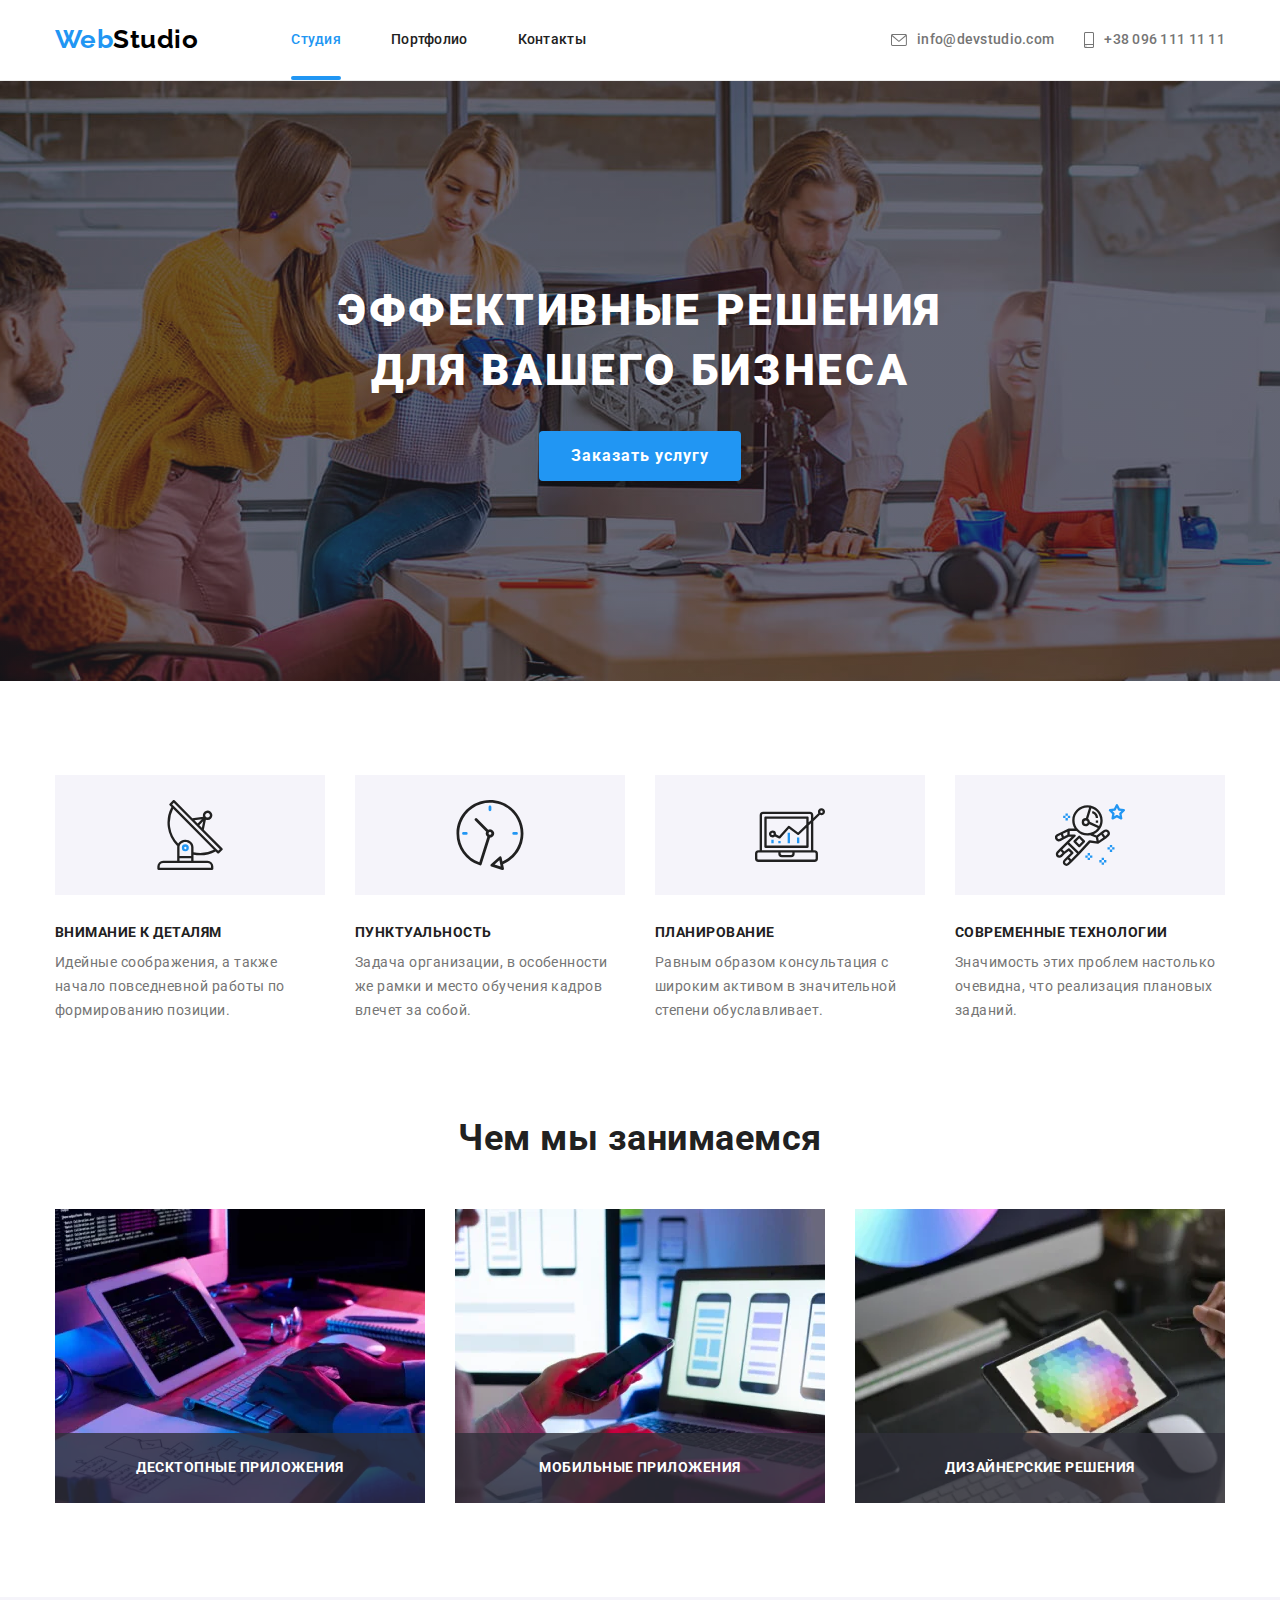
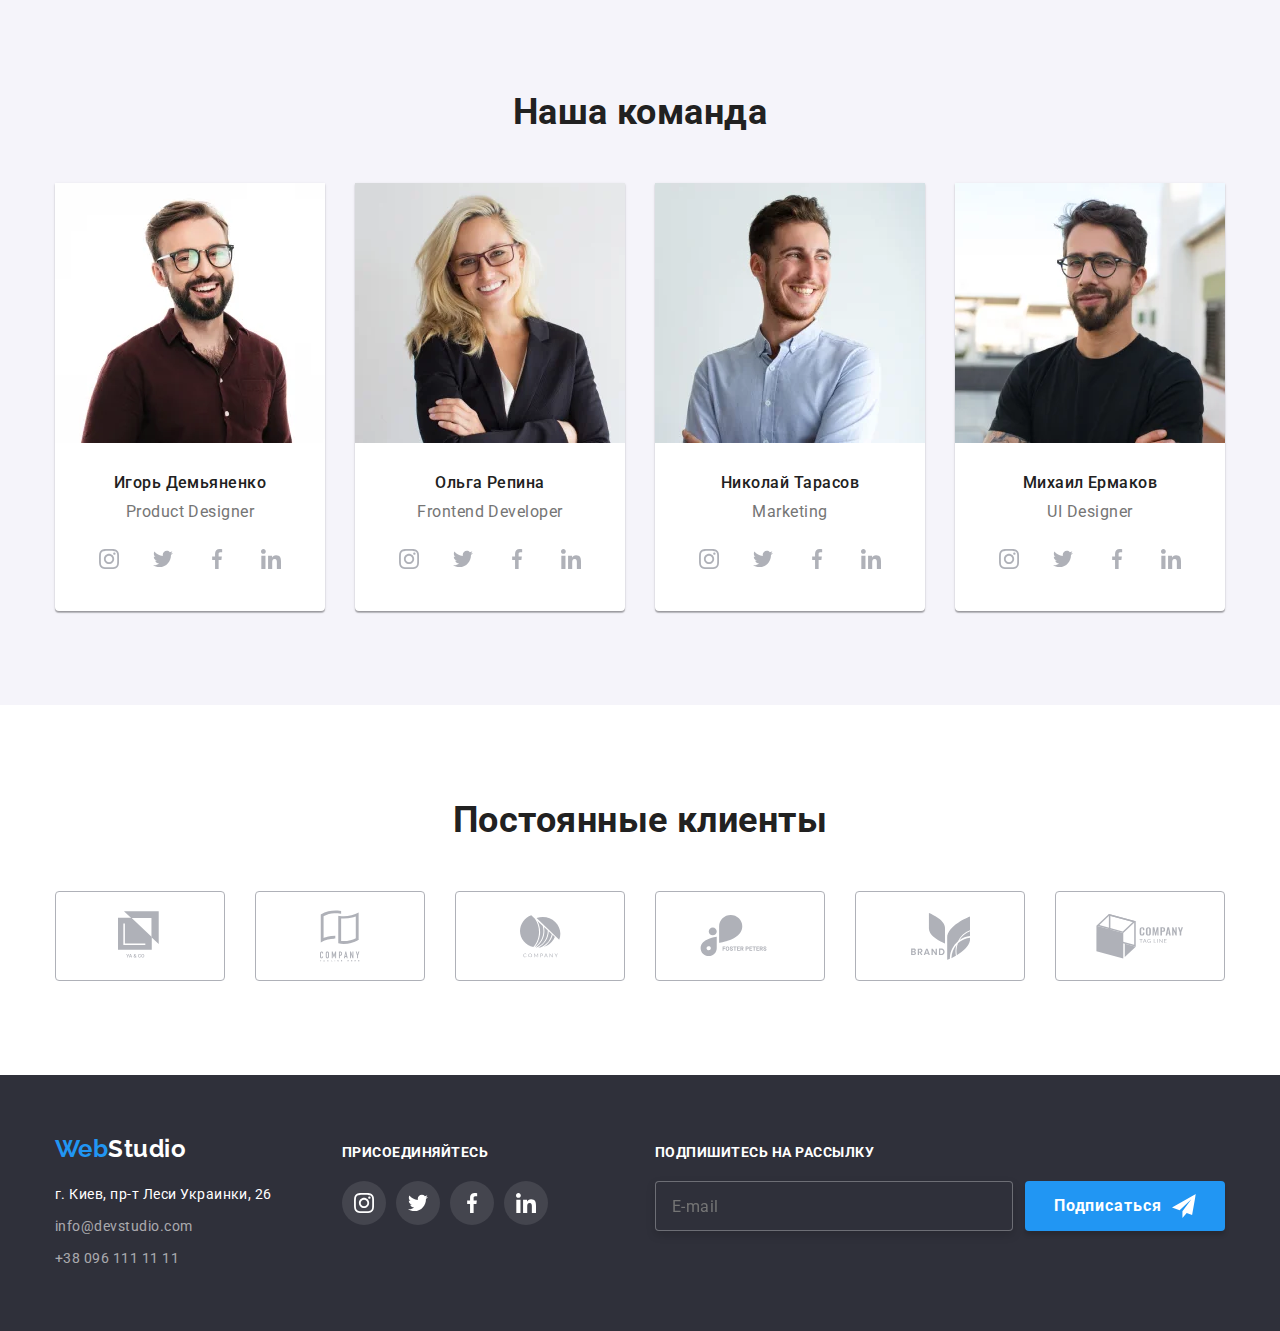
<file: index.html>
<!DOCTYPE html>
<html lang="ru">
  <head>
    <meta charset="UTF-8" />
    <meta name="viewport" content="width=device-width, initial-scale=1.0" />
    <title>MyWork</title>
    <link
      href="https://fonts.googleapis.com/css2?family=Raleway&family=Roboto:wght@400;500;700&display=swap"
      rel="stylesheet"
    />
    <link
      rel="stylesheet"
      href="https://cdnjs.cloudflare.com/ajax/libs/modern-normalize/1.0.0/modern-normalize.min.css"
    />
    <link rel="stylesheet" href="./css/main.min.css" />
  </head>
  <body>
    <!--header-->
    <header>
      <div class="container main-navigation">
        <a href="/" class="logo">
          Web<span class="logo-studio">Studio</span>
        </a>
        <button
          type="button"
          class="menu-button"
          aria-expanded="false"
          data-menu-button
        >
          <svg
            class=""
            width="40"
            height="40"
            aria-controls="menu-container"
            aria-label="Переключатель мобильного меню"
          >
            <use
              class="icon-close-header"
              href="./images/symbol-defs.svg#icon-close-header"
            ></use>
            <use
              class="icon-menu"
              href="./images/symbol-defs.svg#icon-menu"
            ></use>
          </svg>
        </button>
        <div class="menu-container" id="menu-container" data-menu>
          <div class="navigation">
            <ul class="header-nav">
              <li class="item">
                <a href="" class="link current">Студия</a>
              </li>
              <li class="item">
                <a href="./portfolio.html" class="link">Портфолио</a>
              </li>
              <li class="item">
                <a href="" class="link">Контакты</a>
              </li>
            </ul>
          </div>

          <div class="contacts">
            <ul class="header-adress">
              <li class="item">
                <a href="mailto:info@devstudio.com">
                  <svg class="mail-svg" width="16" height="12">
                    <use href="./images/symbol-defs.svg#icon-mail"></use>
                  </svg>
                  info@devstudio.com</a
                >
              </li>
              <li class="item">
                <a href="tel:+380961111111">
                  <svg class="tel-svg" width="10" height="16">
                    <use href="./images/symbol-defs.svg#icon-smartphone"></use>
                  </svg>
                  +38 096 111 11 11
                </a>
              </li>
            </ul>
          </div>
        </div>
      </div>
    </header>

    <main>
      <!--block-hero-->
      <section class="section hero">
        <div class="overlay">
          <h1 class="hero-title">
            ЭФФЕКТИВНЫЕ РЕШЕНИЯ <br />
            ДЛЯ ВАШЕГО БИЗНЕСА
          </h1>
          <button class="button" data-modal-open>Заказать услугу</button>
        </div>
      </section>

      <!--our-advantages-->
      <section class="section">
        <div class="container">
          <h2 class="is-hidden">Наши преимущества</h2>
          <ul class="advantages-title">
            <li class="item">
              <h3 class="title">ВНИМАНИЕ К ДЕТАЛЯМ</h3>
              <p class="lead">
                Идейные соображения, а также начало повседневной работы по
                формированию позиции.
              </p>
            </li>
            <li class="item clock-item">
              <h3 class="title">ПУНКТУАЛЬНОСТЬ</h3>
              <p class="lead">
                Задача организации, в особенности же рамки и место обучения
                кадров влечет за собой.
              </p>
            </li>
            <li class="item diagram-item">
              <h3 class="title">ПЛАНИРОВАНИЕ</h3>
              <p class="lead">
                Равным образом консультация с широким активом в значительной
                степени обуславливает.
              </p>
            </li>
            <li class="item astronaut-item">
              <h3 class="title">СОВРЕМЕННЫЕ ТЕХНОЛОГИИ</h3>
              <p class="lead">
                Значимость этих проблем настолько очевидна, что реализация
                плановых заданий.
              </p>
            </li>
          </ul>
        </div>
      </section>

      <!--what-are-we-doing-->
      <section class="section classes">
        <div class="container">
          <h2 class="section-title">Чем мы занимаемся</h2>
          <ul class="list-img">
            <li class="item">
              <picture>
                <source
                  srcset="
                    ./images/Desktop/ourcl1.webp    1x,
                    ./images/Desktop/ourcl1@2x.webp 2x
                  "
                  type="image/webp"
                />
                <img
                  srcset="
                    ./images/Desktop/ourcl1.jpg    1x,
                    ./images/Desktop/ourcl1@2x.jpg 2x
                  "
                  src="./images/Desktop/ourcl1.jpg"
                  alt="Руки человека набирают код на клавиатуре"
                  width="370"
                />
              </picture>

              <div class="container-img">
                <h3 class="title img">Десктопные приложения</h3>
              </div>
            </li>
            <li class="item">
              <picture>
                <source
                  srcset="
                    ./images/Desktop/ourcl2.webp    1x,
                    ./images/Desktop/ourcl2@2x.webp 2x
                  "
                  type="image/webp"
                />
                <img
                  srcset="
                    ./images/Desktop/ourcl2.jpg    1x,
                    ./images/Desktop/ourcl2@2x.jpg 2x
                  "
                  src="./images/Desktop/ourcl2.jpg"
                  alt="Человек за ноутбуком держит в руках телефон"
                  width="370"
                />
              </picture>

              <div class="container-img">
                <h3 class="title img">Мобильные приложения</h3>
              </div>
            </li>
            <li class="item">
              <picture>
                <source
                  srcset="
                    ./images/Desktop/ourcl3.webp    1x,
                    ./images/Desktop/ourcl3@2x.webp 2x
                  "
                  type="image/webp"
                />
                <img
                  srcset="
                    ./images/Desktop/ourcl3.jpg    1x,
                    ./images/Desktop/ourcl3@2x.jpg 2x
                  "
                  src="./images/Desktop/ourcl3.jpg"
                  alt="Человек выбирает цвет на планшете"
                  width="370"
                />
              </picture>

              <div class="container-img">
                <h3 class="title img">Дизайнерские решения</h3>
              </div>
            </li>
          </ul>
        </div>
      </section>

      <!--our-team-->
      <section class="section our-team">
        <div class="container team">
          <h2 class="section-title">Наша команда</h2>
          <ul class="our-team">
            <li class="item">
              <picture>
                <source
                  srcset="
                    ./images/Desktop/team1.webp    1x,
                    ./images/Desktop/team1@2x.webp 2x
                  "
                  media="(min-width: 1200px)"
                  type="image/webp"
                />
                <source
                  srcset="
                    ./images/tablet/tablet-team1.webp    1x,
                    ./images/tablet/tablet-team1@2x.webp 2x
                  "
                  media="(min-width: 768px)"
                  type="image/webp"
                />
                <source
                  srcset="
                    ./images/mobile/mobile-team1.webp    1x,
                    ./images/mobile/mobile-team1@2x.webp 2x
                  "
                  media="(max-width: 767px)"
                  type="image/webp"
                />

                <source
                  srcset="
                    ./images/Desktop/team1.jpg    1x,
                    ./images/Desktop/team1@2x.jpg 2x
                  "
                  media="(min-width: 1200px)"
                />
                <source
                  srcset="
                    ./images/tablet/tablet-team1.jpg    1x,
                    ./images/tablet/tablet-team1@2x.jpg 2x
                  "
                  media="(min-width: 768px)"
                />
                <source
                  srcset="
                    ./images/mobile/mobile-team1.jpg    1x,
                    ./images/mobile/mobile-team1@2x.jpg 2x
                  "
                  media="(max-width: 767px)"
                />

                <img
                  src="./images/Desktop/team1.jpg"
                  alt="Мужчина в очках и
                с бородой улыбается"
                  width="450"
                />
              </picture>

              <h3 class="name">Игорь Демьяненко</h3>
              <p class="specialty">Product Designer</p>
              <ul class="social-list">
                <li class="social-item">
                  <a href="" class="social-link">
                    <svg class="link-icon" width="20" height="20">
                      <use href="./images/symbol-defs.svg#icon-instagram"></use>
                    </svg>
                  </a>
                </li>
                <li class="social-item">
                  <a href="" class="social-link">
                    <svg class="link-icon" width="20" height="20">
                      <use href="./images/symbol-defs.svg#icon-twitter"></use>
                    </svg>
                  </a>
                </li>
                <li class="social-item">
                  <a href="" class="social-link">
                    <svg class="link-icon" width="20" height="20">
                      <use href="./images/symbol-defs.svg#icon-facebook"></use>
                    </svg>
                  </a>
                </li>
                <li class="social-item">
                  <a href="" class="social-link">
                    <svg class="link-icon" width="20" height="20">
                      <use href="./images/symbol-defs.svg#icon-linter"></use>
                    </svg>
                  </a>
                </li>
              </ul>
            </li>
            <li class="item">
              <picture>
                <source
                  srcset="
                    ./images/Desktop/team2.webp    1x,
                    ./images/Desktop/team2@2x.webp 2x
                  "
                  media="(min-width: 1200px)"
                  type="image/webp"
                />
                <source
                  srcset="
                    ./images/tablet/tablet-team2.webp    1x,
                    ./images/tablet/tablet-team2@2x.webp 2x
                  "
                  media="(min-width: 768px)"
                  type="image/webp"
                />
                <source
                  srcset="
                    ./images/mobile/mobile-team2.webp    1x,
                    ./images/mobile/mobile-team2@2x.webp 2x
                  "
                  media="(max-width: 767px)"
                  type="image/webp"
                />

                <source
                  srcset="
                    ./images/Desktop/team2.jpg    1x,
                    ./images/Desktop/team2@2x.jpg 2x
                  "
                  media="(min-width: 1200px)"
                />
                <source
                  srcset="
                    ./images/tablet/tablet-team2.jpg    1x,
                    ./images/tablet/tablet-team2@2x.jpg 2x
                  "
                  media="(min-width: 768px)"
                />
                <source
                  srcset="
                    ./images/mobile/mobile-team2.jpg    1x,
                    ./images/mobile/mobile-team2@2x.jpg 2x
                  "
                  media="(max-width: 767px)"
                />
                <img
                  src="./images/Desktop/team2.jpg"
                  alt="Женщина в очках улыбается"
                  width="450"
                />
              </picture>

              <h3 class="name">Ольга Репина</h3>
              <p class="specialty">Frontend Developer</p>
              <ul class="social-list">
                <li class="social-item">
                  <a href="" class="social-link">
                    <svg class="link-icon" width="20" height="20">
                      <use href="./images/symbol-defs.svg#icon-instagram"></use>
                    </svg>
                  </a>
                </li>
                <li class="social-item">
                  <a href="" class="social-link">
                    <svg class="link-icon" width="20" height="20">
                      <use href="./images/symbol-defs.svg#icon-twitter"></use>
                    </svg>
                  </a>
                </li>
                <li class="social-item">
                  <a href="" class="social-link">
                    <svg class="link-icon" width="20" height="20">
                      <use href="./images/symbol-defs.svg#icon-facebook"></use>
                    </svg>
                  </a>
                </li>
                <li class="social-item">
                  <a href="" class="social-link">
                    <svg class="link-icon" width="20" height="20">
                      <use href="./images/symbol-defs.svg#icon-linter"></use>
                    </svg>
                  </a>
                </li>
              </ul>
            </li>
            <li class="item">
              <picture>
                <source
                  srcset="
                    ./images/Desktop/team3.webp    1x,
                    ./images/Desktop/team3@2x.webp 2x
                  "
                  media="(min-width: 1200px)"
                  type="image/webp"
                />
                <source
                  srcset="
                    ./images/tablet/tablet-team3.webp    1x,
                    ./images/tablet/tablet-team3@2x.webp 2x
                  "
                  media="(min-width: 768px)"
                  type="image/webp"
                />
                <source
                  srcset="
                    ./images/mobile/mobile-team3.webp    1x,
                    ./images/mobile/mobile-team3@2x.webp 2x
                  "
                  media="(max-width: 767px)"
                  type="image/webp"
                />

                <source
                  srcset="
                    ./images/Desktop/team3.jpg    1x,
                    ./images/Desktop/team3@2x.jpg 2x
                  "
                  media="(min-width: 1200px)"
                />
                <source
                  srcset="
                    ./images/tablet/tablet-team3.jpg    1x,
                    ./images/tablet/tablet-team3@2x.jpg 2x
                  "
                  media="(min-width: 768px)"
                />
                <source
                  srcset="
                    ./images/mobile/mobile-team3.jpg    1x,
                    ./images/mobile/mobile-team3@2x.jpg 2x
                  "
                  media="(max-width: 767px)"
                />
                <img
                  src="./images/Desktop/team3.jpg"
                  alt="Мужчина улыбается"
                  width="450"
                />
              </picture>

              <h3 class="name">Николай Тарасов</h3>
              <p class="specialty">Marketing</p>
              <ul class="social-list">
                <li class="social-item">
                  <a href="" class="social-link">
                    <svg class="link-icon" width="20" height="20">
                      <use href="./images/symbol-defs.svg#icon-instagram"></use>
                    </svg>
                  </a>
                </li>
                <li class="social-item">
                  <a href="" class="social-link">
                    <svg class="link-icon" width="20" height="20">
                      <use href="./images/symbol-defs.svg#icon-twitter"></use>
                    </svg>
                  </a>
                </li>
                <li class="social-item">
                  <a href="" class="social-link">
                    <svg class="link-icon" width="20" height="20">
                      <use href="./images/symbol-defs.svg#icon-facebook"></use>
                    </svg>
                  </a>
                </li>
                <li class="social-item">
                  <a href="" class="social-link">
                    <svg class="link-icon" width="20" height="20">
                      <use href="./images/symbol-defs.svg#icon-linter"></use>
                    </svg>
                  </a>
                </li>
              </ul>
            </li>
            <li class="item">
              <picture>
                <source
                  srcset="
                    ./images/Desktop/team4.webp    1x,
                    ./images/Desktop/team4@2x.webp 2x
                  "
                  media="(min-width: 1200px)"
                  type="image/webp"
                />
                <source
                  srcset="
                    ./images/tablet/tablet-team4.webp    1x,
                    ./images/tablet/tablet-team4@2x.webp 2x
                  "
                  media="(min-width: 768px)"
                  type="image/webp"
                />
                <source
                  srcset="
                    ./images/mobile/mobile-team4.webp    1x,
                    ./images/mobile/mobile-team4@2x.webp 2x
                  "
                  media="(max-width: 767px)"
                  type="image/webp"
                />

                <source
                  srcset="
                    ./images/Desktop/team4.jpg    1x,
                    ./images/Desktop/team4@2x.jpg 2x
                  "
                  media="(min-width: 1200px)"
                />
                <source
                  srcset="
                    ./images/tablet/tablet-team4.jpg    1x,
                    ./images/tablet/tablet-team4@2x.jpg 2x
                  "
                  media="(min-width: 768px)"
                />
                <source
                  srcset="
                    ./images/mobile/mobile-team4.jpg    1x,
                    ./images/mobile/mobile-team4@2x.jpg 2x
                  "
                  media="(max-width: 767px)"
                />
                <img
                  src="./images/Desktop/team4.jpg"
                  alt="Мужчина в очках и с бородой улыбается"
                  width="450"
                />
              </picture>

              <h3 class="name">Михаил Ермаков</h3>
              <p class="specialty">UI Designer</p>
              <ul class="social-list">
                <li class="social-item">
                  <a href="" class="social-link">
                    <svg class="link-icon" width="20" height="20">
                      <use href="./images/symbol-defs.svg#icon-instagram"></use>
                    </svg>
                  </a>
                </li>
                <li class="social-item">
                  <a href="" class="social-link">
                    <svg class="link-icon" width="20" height="20">
                      <use href="./images/symbol-defs.svg#icon-twitter"></use>
                    </svg>
                  </a>
                </li>
                <li class="social-item">
                  <a href="" class="social-link">
                    <svg class="link-icon" width="20" height="20">
                      <use href="./images/symbol-defs.svg#icon-facebook"></use>
                    </svg>
                  </a>
                </li>
                <li class="social-item">
                  <a href="" class="social-link">
                    <svg class="link-icon" width="20" height="20">
                      <use href="./images/symbol-defs.svg#icon-linter"></use>
                    </svg>
                  </a>
                </li>
              </ul>
            </li>
          </ul>
        </div>
      </section>

      <section class="section">
        <div class="container">
          <h2 class="section-title">Постоянные клиенты</h2>
          <ul class="client-list">
            <li class="client-item">
              <a href="" class="client-link">
                <svg class="client-icon" width="45" height="50">
                  <use href="./images/symbol-defs.svg#icon-logo-1"></use>
                </svg>
              </a>
            </li>
            <li class="client-item">
              <a href="" class="client-link">
                <svg class="client-icon" width="40" height="52">
                  <use href="./images/symbol-defs.svg#icon-logo-2"></use>
                </svg>
              </a>
            </li>
            <li class="client-item">
              <a href="" class="client-link">
                <svg class="client-icon" width="41" height="43">
                  <use href="./images/symbol-defs.svg#icon-logo-3"></use>
                </svg>
              </a>
            </li>
            <li class="client-item">
              <a href="" class="client-link">
                <svg class="client-icon" width="80" height="42">
                  <use href="./images/symbol-defs.svg#icon-logo-4"></use>
                </svg>
              </a>
            </li>
            <li class="client-item">
              <a href="" class="client-link">
                <svg class="client-icon" width="59" height="47">
                  <use href="./images/symbol-defs.svg#icon-logo-5"></use>
                </svg>
              </a>
            </li>
            <li class="client-item">
              <a href="" class="client-link">
                <svg class="client-icon" width="90" height="45">
                  <use href="./images/symbol-defs.svg#icon-logo-6"></use>
                </svg>
              </a>
            </li>
          </ul>
        </div>
      </section>
    </main>

    <!--footer-->
    <footer>
      <div class="container footer">
        <div class="for-tablet">
          <div class="container-adress-footer">
            <a href="/" class="logo-footer">
              Web<span class="studio-footer">Studio</span>
            </a>
            <address>
              <ul class="adress-title">
                <li class="location"><p>г. Киев, пр-т Леси Украинки, 26</p></li>
                <li>
                  <a href="mailto:info@example.com" class="link"
                    >info@devstudio.com</a
                  >
                </li>
                <li>
                  <a href="tel:+380991111111" class="link">+38 096 111 11 11</a>
                </li>
              </ul>
            </address>
          </div>
          <div class="container-list-footer">
            <h3 class="title footer">присоединяйтесь</h3>
            <ul class="social-list footer">
              <li class="social-item">
                <a href="" class="social-link footer">
                  <svg class="link-icon" width="20" height="20">
                    <use href="./images/symbol-defs.svg#icon-instagram"></use>
                  </svg>
                </a>
              </li>
              <li class="social-item">
                <a href="" class="social-link footer">
                  <svg class="link-icon" width="20" height="20">
                    <use href="./images/symbol-defs.svg#icon-twitter"></use>
                  </svg>
                </a>
              </li>
              <li class="social-item">
                <a href="" class="social-link footer">
                  <svg class="link-icon" width="20" height="20">
                    <use href="./images/symbol-defs.svg#icon-facebook"></use>
                  </svg>
                </a>
              </li>
              <li class="social-item">
                <a href="" class="social-link footer">
                  <svg class="link-icon" width="20" height="20">
                    <use href="./images/symbol-defs.svg#icon-linter"></use>
                  </svg>
                </a>
              </li>
            </ul>
          </div>
        </div>

        <div class="subscription">
          <h3 class="title footer">Подпишитесь на рассылку</h3>
          <form class="footer-form" action="mailto:stethem696@gmail.com">
            <input
              class="footer-input"
              type="email"
              name="mail"
              placeholder="E-mail"
            />
            <button class="button subscription-button">
              Подписаться
              <svg class="subscription-icon" width="24" height="24">
                <use href="./images/symbol-defs.svg#icon-icon-send"></use>
              </svg>
            </button>
          </form>
        </div>
      </div>
    </footer>
    <div class="backdrop is-is-hidden" data-modal>
      <div class="modal">
        <button class="button-close" data-modal-close>
          <svg class="close-icon" width="30" height="30">
            <use href="./images/symbol-defs.svg#icon-close"></use>
          </svg>
        </button>
        <form class="form js-speaker-form">
          <label class="form-text" for="name">
            Оставьте свои данные, мы вам перезвоним
          </label>
          <div class="form-field">
            <label for="name" class="form-label">Имя</label>
            <input class="form-input" type="text" name="name" id="name" />
            <svg class="form-icon" width="18" height="18">
              <use href="./images/symbol-defs.svg#icon-person-black"></use>
            </svg>
          </div>

          <div class="form-field">
            <label for="tel" class="form-label">Телефон</label>
            <input class="form-input" type="tel" name="tel" id="tel" />
            <svg class="form-icon" width="18" height="18">
              <use href="./images/symbol-defs.svg#icon-phone-black"></use>
            </svg>
          </div>

          <div class="form-field">
            <label for="mail" class="form-label">Почта</label>
            <input class="form-input" type="email" name="mail" id="mail" />
            <svg class="form-icon" width="18" height="18">
              <use href="./images/symbol-defs.svg#icon-email-black"></use>
            </svg>
          </div>

          <div class="form-field">
            <label for="comment" class="form-label">Комментарий</label>
            <textarea
              class="comment"
              name="comment"
              id="comment"
              rows="6"
              placeholder="Введите текст"
            ></textarea>
          </div>

          <div class="form-field checkbox">
            <label class="checkbox-label">
              <input type="checkbox" name="policy" class="checkbox-input" />
              <span class="checkbox-icon"></span>
              <span class="contract-text"
                >Соглашаюсь с рассылкой и принимаю</span
              >&ensp;
              <a href="" class="contract">Условия договора</a>
            </label>
          </div>

          <button type="submit" class="button form-button">Отправить</button>
        </form>
      </div>
    </div>
    <script src="./js/modal.js"></script>
    <script>
      (() => {
        document
          .querySelector(".js-speaker-form")
          .addEventListener("submit", (e) => {
            e.preventDefault();

            new FormData(e.currentTarget).forEach((value, name) =>
              console.log(`${name}: ${value}`)
            );

            e.currentTarget.reset();
          });
      })();
    </script>
    <script>
      (() => {
        const menuBtnRef = document.querySelector("[data-menu-button]");
        const mobileMenuRef = document.querySelector("[data-menu]");
        menuBtnRef.addEventListener("click", () => {
          const expanded =
            menuBtnRef.getAttribute("aria-expanded") === "true" || false;
          menuBtnRef.classList.toggle("is-open");
          menuBtnRef.setAttribute("aria-expanded", !expanded);
          mobileMenuRef.classList.toggle("is-open");
        });
      })();
    </script>
  </body>
</html>
</file>
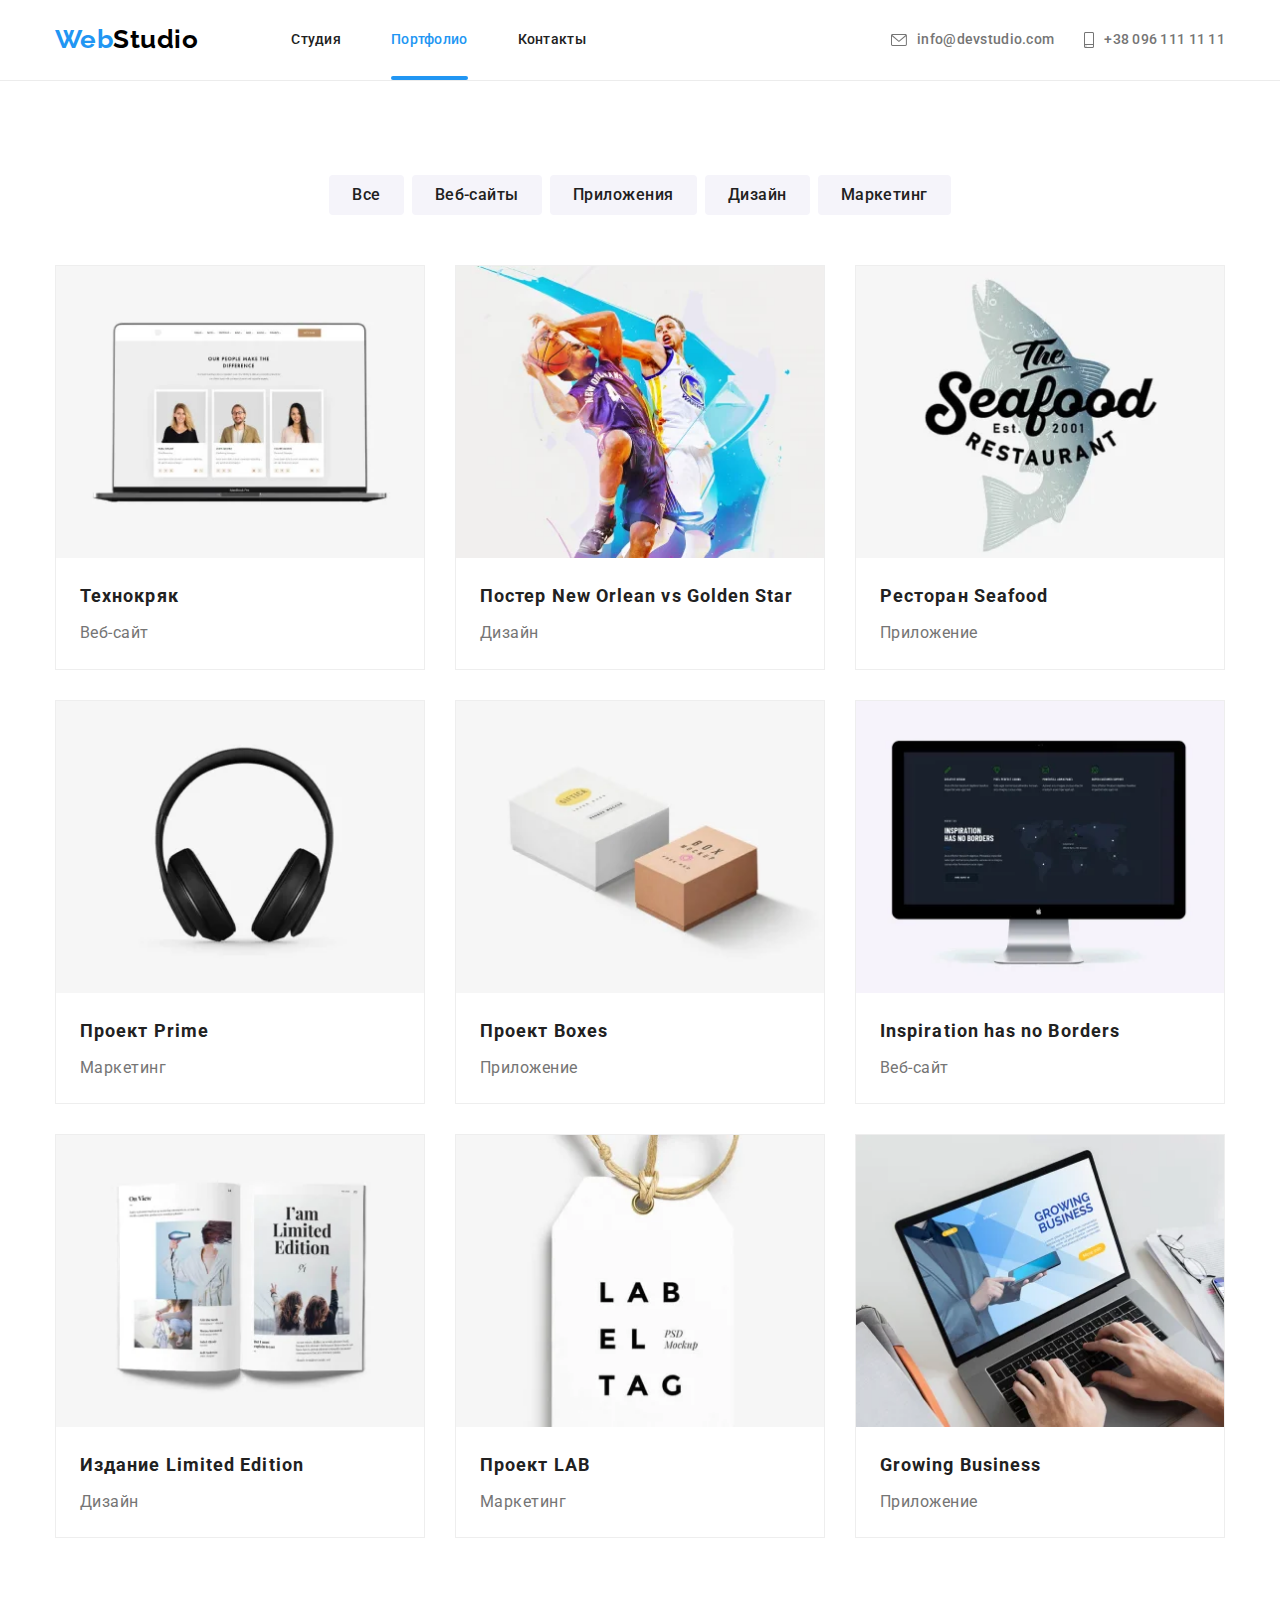
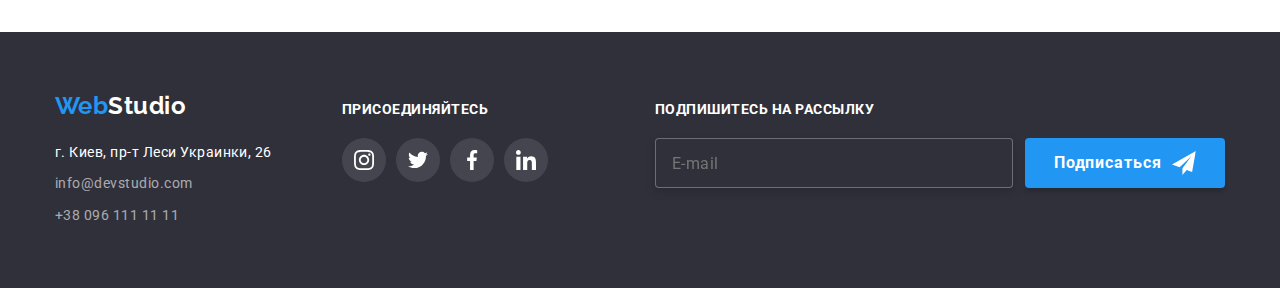
<file: portfolio.html>
<!DOCTYPE html>
<html lang="ru">
  <head>
    <meta charset="UTF-8" />
    <meta name="viewport" content="width=device-width, initial-scale=1.0" />
    <title>portfolio</title>
    <link
      href="https://fonts.googleapis.com/css2?family=Raleway&family=Roboto:wght@400;500;700&display=swap"
      rel="stylesheet"
    />
    <link
      rel="stylesheet"
      href="https://cdnjs.cloudflare.com/ajax/libs/modern-normalize/1.0.0/modern-normalize.min.css"
    />
    <link rel="stylesheet" href="./css/main.min.css" />
  </head>
  <body>
    <!--header-->

    <header>
      <div class="container main-navigation">
        <a href="/" class="logo">
          Web<span class="logo-studio">Studio</span>
        </a>
        <button
          type="button"
          class="menu-button"
          aria-expanded="false"
          data-menu-button
        >
          <svg
            class=""
            width="40"
            height="40"
            aria-controls="menu-container"
            aria-label="Переключатель мобильного меню"
          >
            <use
              class="icon-close-header"
              href="./images/symbol-defs.svg#icon-close-header"
            ></use>
            <use
              class="icon-menu"
              href="./images/symbol-defs.svg#icon-menu"
            ></use>
          </svg>
        </button>
        <div class="menu-container" id="menu-container" data-menu>
          <div class="navigation">
            <ul class="header-nav">
              <li class="item">
                <a href="./index.html" class="link">Студия</a>
              </li>
              <li class="item">
                <a href="./portfolio.html" class="link current">Портфолио</a>
              </li>
              <li class="item">
                <a href="" class="link">Контакты</a>
              </li>
            </ul>
          </div>

          <div class="contacts">
            <ul class="header-adress">
              <li class="item">
                <a href="mailto:info@devstudio.com">
                  <svg class="mail-svg" width="16" height="12">
                    <use href="./images/symbol-defs.svg#icon-mail"></use>
                  </svg>
                  info@devstudio.com</a
                >
              </li>
              <li class="item">
                <a href="tel:+380961111111">
                  <svg class="tel-svg" width="10" height="16">
                    <use href="./images/symbol-defs.svg#icon-smartphone"></use>
                  </svg>
                  +38 096 111 11 11
                </a>
              </li>
            </ul>
          </div>
        </div>
      </div>
    </header>

    <main>
      <section class="section card-item">
        <div class="container item-button">
          <h1 class="is-hidden">Портфолио</h1>
          <ul class="button-portfolio">
            <li class="item"><button type="button">Все</button></li>
            <li class="item"><button type="button">Веб-сайты</button></li>
            <li class="item"><button type="button">Приложения</button></li>
            <li class="item"><button type="button">Дизайн</button></li>
            <li class="item"><button type="button">Маркетинг</button></li>
          </ul>
        </div>
        <div class="container">
          <ul class="card-link">
            <li class="item">
              <a href="">
                <div class="card-container">
                  <picture>
                    <source
                      srcset="
                        ./images/Desktop/1.webp    1x,
                        ./images/Desktop/1@2x.webp 2x
                      "
                      media="(min-width: 1200px)"
                      type="image/webp"
                    />
                    <source
                      srcset="
                        ./images/tablet/tablet1.webp    1x,
                        ./images/tablet/tablet1@2x.webp 2x
                      "
                      media="(min-width: 768px)"
                      type="image/webp"
                    />
                    <source
                      srcset="
                        ./images/mobile/mobile1.webp    1x,
                        ./images/mobile/mobile1@2x.webp 2x
                      "
                      media="(max-width: 767px)"
                      type="image/webp"
                    />

                    <source
                      srcset="
                        ./images/Desktop/1.jpg    1x,
                        ./images/Desktop/1@2x.jpg 2x
                      "
                      media="(min-width: 1200px)"
                    />
                    <source
                      srcset="
                        ./images/tablet/tablet1.jpg    1x,
                        ./images/tablet/tablet1@2x.jpg 2x
                      "
                      media="(min-width: 768px)"
                    />
                    <source
                      srcset="
                        ./images/mobile/mobile1.jpg    1x,
                        ./images/mobile/mobile1@2x.jpg 2x
                      "
                      media="(max-width: 767px)"
                    />
                    <img
                      src="./images/Desktop/1.jpg"
                      alt="карточки сотрудников"
                      width="450"
                    />
                  </picture>

                  <div class="overlay-container">
                    <p class="overlay-text">
                      Технокряк это современная площадка распространения
                      коронавируса. Компании используют эту платформу для
                      цифрового шпионажа и атак на защищённые сервера
                      конкурентов.
                    </p>
                  </div>
                </div>

                <div class="card-img">
                  <h2>Технокряк</h2>
                  <p>Веб-сайт</p>
                </div>
              </a>
            </li>

            <li class="item">
              <a href="">
                <div class="card-container">
                  <picture>
                    <source
                      srcset="
                        ./images/Desktop/2.webp    1x,
                        ./images/Desktop/2@2x.webp 2x
                      "
                      media="(min-width: 1200px)"
                      type="image/webp"
                    />
                    <source
                      srcset="
                        ./images/tablet/tablet2.webp    1x,
                        ./images/tablet/tablet2@2x.webp 2x
                      "
                      media="(min-width: 768px)"
                      type="image/webp"
                    />
                    <source
                      srcset="
                        ./images/mobile/mobile2.webp    1x,
                        ./images/mobile/mobile2@2x.webp 2x
                      "
                      media="(max-width: 767px)"
                      type="image/webp"
                    />

                    <source
                      srcset="
                        ./images/Desktop/2.jpg    1x,
                        ./images/Desktop/2@2x.jpg 2x
                      "
                      media="(min-width: 1200px)"
                    />
                    <source
                      srcset="
                        ./images/tablet/tablet2.jpg    1x,
                        ./images/tablet/tablet2@2x.jpg 2x
                      "
                      media="(min-width: 768px)"
                    />
                    <source
                      srcset="
                        ./images/mobile/mobile2.jpg    1x,
                        ./images/mobile/mobile2@2x.jpg 2x
                      "
                      media="(max-width: 767px)"
                    />
                    <img
                      src="./images/Desktop/2.jpg"
                      alt="баскетболисты"
                      width="450"
                    />
                  </picture>

                  <div class="overlay-container">
                    <p class="overlay-text">
                      Технокряк это современная площадка распространения
                      коронавируса. Компании используют эту платформу для
                      цифрового шпионажа и атак на защищённые сервера
                      конкурентов.
                    </p>
                  </div>
                </div>

                <div class="card-img">
                  <h2>Постер New Orlean vs Golden Star</h2>
                  <p>Дизайн</p>
                </div>
              </a>
            </li>

            <li class="item">
              <a href="">
                <div class="card-container">
                  <picture>
                    <source
                      srcset="
                        ./images/Desktop/3.webp    1x,
                        ./images/Desktop/3@2x.webp 2x
                      "
                      media="(min-width: 1200px)"
                      type="image/webp"
                    />
                    <source
                      srcset="
                        ./images/tablet/tablet3.webp    1x,
                        ./images/tablet/tablet3@2x.webp 2x
                      "
                      media="(min-width: 768px)"
                      type="image/webp"
                    />
                    <source
                      srcset="
                        ./images/mobile/mobile3.webp    1x,
                        ./images/mobile/mobile3@2x.webp 2x
                      "
                      media="(max-width: 767px)"
                      type="image/webp"
                    />

                    <source
                      srcset="
                        ./images/Desktop/3.jpg    1x,
                        ./images/Desktop/3@2x.jpg 2x
                      "
                      media="(min-width: 1200px)"
                    />
                    <source
                      srcset="
                        ./images/tablet/tablet3.jpg    1x,
                        ./images/tablet/tablet3@2x.jpg 2x
                      "
                      media="(min-width: 768px)"
                    />
                    <source
                      srcset="
                        ./images/mobile/mobile3.jpg    1x,
                        ./images/mobile/mobile3@2x.jpg 2x
                      "
                      media="(max-width: 767px)"
                    />
                    <img
                      src="./images/Desktop/3.jpg"
                      alt="лого ресторана"
                      width="450"
                    />
                  </picture>

                  <div class="overlay-container">
                    <p class="overlay-text">
                      Технокряк это современная площадка распространения
                      коронавируса. Компании используют эту платформу для
                      цифрового шпионажа и атак на защищённые сервера
                      конкурентов.
                    </p>
                  </div>
                </div>

                <div class="card-img">
                  <h2>Ресторан Seafood</h2>
                  <p>Приложение</p>
                </div>
              </a>
            </li>

            <li class="item">
              <a href="">
                <div class="card-container">
                  <picture>
                    <source
                      srcset="
                        ./images/Desktop/4.webp    1x,
                        ./images/Desktop/4@2x.webp 2x
                      "
                      media="(min-width: 1200px)"
                      type="image/webp"
                    />
                    <source
                      srcset="
                        ./images/tablet/tablet4.webp    1x,
                        ./images/tablet/tablet4@2x.webp 2x
                      "
                      media="(min-width: 768px)"
                      type="image/webp"
                    />
                    <source
                      srcset="
                        ./images/mobile/mobile4.webp    1x,
                        ./images/mobile/mobile4@2x.webp 2x
                      "
                      media="(max-width: 767px)"
                      type="image/webp"
                    />

                    <source
                      srcset="
                        ./images/Desktop/4.jpg    1x,
                        ./images/Desktop/4@2x.jpg 2x
                      "
                      media="(min-width: 1200px)"
                    />
                    <source
                      srcset="
                        ./images/tablet/tablet4.jpg    1x,
                        ./images/tablet/tablet4@2x.jpg 2x
                      "
                      media="(min-width: 768px)"
                    />
                    <source
                      srcset="
                        ./images/mobile/mobile4.jpg    1x,
                        ./images/mobile/mobile4@2x.jpg 2x
                      "
                      media="(max-width: 767px)"
                    />
                    <img
                      src="./images/Desktop/4.jpg"
                      alt="наушники"
                      width="450"
                    />
                  </picture>

                  <div class="overlay-container">
                    <p class="overlay-text">
                      Технокряк это современная площадка распространения
                      коронавируса. Компании используют эту платформу для
                      цифрового шпионажа и атак на защищённые сервера
                      конкурентов.
                    </p>
                  </div>
                </div>

                <div class="card-img">
                  <h2>Проект Prime</h2>
                  <p>Маркетинг</p>
                </div>
              </a>
            </li>

            <li class="item">
              <a href="">
                <div class="card-container">
                  <picture>
                    <source
                      srcset="
                        ./images/Desktop/5.webp    1x,
                        ./images/Desktop/5@2x.webp 2x
                      "
                      media="(min-width: 1200px)"
                      type="image/webp"
                    />
                    <source
                      srcset="
                        ./images/tablet/tablet5.webp    1x,
                        ./images/tablet/tablet5@2x.webp 2x
                      "
                      media="(min-width: 768px)"
                      type="image/webp"
                    />
                    <source
                      srcset="
                        ./images/mobile/mobile5.webp    1x,
                        ./images/mobile/mobile5@2x.webp 2x
                      "
                      media="(max-width: 767px)"
                      type="image/webp"
                    />

                    <source
                      srcset="
                        ./images/Desktop/5.jpg    1x,
                        ./images/Desktop/5@2x.jpg 2x
                      "
                      media="(min-width: 1200px)"
                    />
                    <source
                      srcset="
                        ./images/tablet/tablet5.jpg    1x,
                        ./images/tablet/tablet5@2x.jpg 2x
                      "
                      media="(min-width: 768px)"
                    />
                    <source
                      srcset="
                        ./images/mobile/mobile5.jpg    1x,
                        ./images/mobile/mobile5@2x.jpg 2x
                      "
                      media="(max-width: 767px)"
                    />
                    <img
                      src="./images/Desktop/5.jpg"
                      alt="коробки"
                      width="450"
                    />
                  </picture>

                  <div class="overlay-container">
                    <p class="overlay-text">
                      Технокряк это современная площадка распространения
                      коронавируса. Компании используют эту платформу для
                      цифрового шпионажа и атак на защищённые сервера
                      конкурентов.
                    </p>
                  </div>
                </div>

                <div class="card-img">
                  <h2>Проект Boxes</h2>
                  <p>Приложение</p>
                </div>
              </a>
            </li>

            <li class="item">
              <a href="">
                <div class="card-container">
                  <picture>
                    <source
                      srcset="
                        ./images/Desktop/6.webp    1x,
                        ./images/Desktop/6@2x.webp 2x
                      "
                      media="(min-width: 1200px)"
                      type="image/webp"
                    />
                    <source
                      srcset="
                        ./images/tablet/tablet6.webp    1x,
                        ./images/tablet/tablet6@2x.webp 2x
                      "
                      media="(min-width: 768px)"
                      type="image/webp"
                    />
                    <source
                      srcset="
                        ./images/mobile/mobile6.webp    1x,
                        ./images/mobile/mobile6@2x.webp 2x
                      "
                      media="(max-width: 767px)"
                      type="image/webp"
                    />

                    <source
                      srcset="
                        ./images/Desktop/6.jpg    1x,
                        ./images/Desktop/6@2x.jpg 2x
                      "
                      media="(min-width: 1200px)"
                    />
                    <source
                      srcset="
                        ./images/tablet/tablet6.jpg    1x,
                        ./images/tablet/tablet6@2x.jpg 2x
                      "
                      media="(min-width: 768px)"
                    />
                    <source
                      srcset="
                        ./images/mobile/mobile6.jpg    1x,
                        ./images/mobile/mobile6@2x.jpg 2x
                      "
                      media="(max-width: 767px)"
                    />
                    <img
                      src="./images/Desktop/6.jpg"
                      alt="монитор"
                      width="450"
                    />
                  </picture>

                  <div class="overlay-container">
                    <p class="overlay-text">
                      Технокряк это современная площадка распространения
                      коронавируса. Компании используют эту платформу для
                      цифрового шпионажа и атак на защищённые сервера
                      конкурентов.
                    </p>
                  </div>
                </div>

                <div class="card-img">
                  <h2>Inspiration has no Borders</h2>
                  <p>Веб-сайт</p>
                </div>
              </a>
            </li>

            <li class="item">
              <a href="">
                <div class="card-container">
                  <picture>
                    <source
                      srcset="
                        ./images/Desktop/7.webp    1x,
                        ./images/Desktop/7@2x.webp 2x
                      "
                      media="(min-width: 1200px)"
                      type="image/webp"
                    />
                    <source
                      srcset="
                        ./images/tablet/tablet7.webp    1x,
                        ./images/tablet/tablet7@2x.webp 2x
                      "
                      media="(min-width: 768px)"
                      type="image/webp"
                    />
                    <source
                      srcset="
                        ./images/mobile/mobile7.webp    1x,
                        ./images/mobile/mobile7@2x.webp 2x
                      "
                      media="(max-width: 767px)"
                      type="image/webp"
                    />

                    <source
                      srcset="
                        ./images/Desktop/7.jpg    1x,
                        ./images/Desktop/7@2x.jpg 2x
                      "
                      media="(min-width: 1200px)"
                    />
                    <source
                      srcset="
                        ./images/tablet/tablet7.jpg    1x,
                        ./images/tablet/tablet7@2x.jpg 2x
                      "
                      media="(min-width: 768px)"
                    />
                    <source
                      srcset="
                        ./images/mobile/mobile7.jpg    1x,
                        ./images/mobile/mobile7@2x.jpg 2x
                      "
                      media="(max-width: 767px)"
                    />
                    <img
                      src="./images/Desktop/7.jpg"
                      alt="журнал"
                      width="450"
                    />
                  </picture>

                  <div class="overlay-container">
                    <p class="overlay-text">
                      Технокряк это современная площадка распространения
                      коронавируса. Компании используют эту платформу для
                      цифрового шпионажа и атак на защищённые сервера
                      конкурентов.
                    </p>
                  </div>
                </div>

                <div class="card-img">
                  <h2>Издание Limited Edition</h2>
                  <p>Дизайн</p>
                </div>
              </a>
            </li>

            <li class="item">
              <a href="">
                <div class="card-container">
                  <picture>
                    <source
                      srcset="
                        ./images/Desktop/8.webp    1x,
                        ./images/Desktop/8@2x.webp 2x
                      "
                      media="(min-width: 1200px)"
                      type="image/webp"
                    />
                    <source
                      srcset="
                        ./images/tablet/tablet8.webp    1x,
                        ./images/tablet/tablet8@2x.webp 2x
                      "
                      media="(min-width: 768px)"
                      type="image/webp"
                    />
                    <source
                      srcset="
                        ./images/mobile/mobile8.webp    1x,
                        ./images/mobile/mobile8@2x.webp 2x
                      "
                      media="(max-width: 767px)"
                      type="image/webp"
                    />

                    <source
                      srcset="
                        ./images/Desktop/8.jpg    1x,
                        ./images/Desktop/8@2x.jpg 2x
                      "
                      media="(min-width: 1200px)"
                    />
                    <source
                      srcset="
                        ./images/tablet/tablet8.jpg    1x,
                        ./images/tablet/tablet8@2x.jpg 2x
                      "
                      media="(min-width: 768px)"
                    />
                    <source
                      srcset="
                        ./images/mobile/mobile8.jpg    1x,
                        ./images/mobile/mobile8@2x.jpg 2x
                      "
                      media="(max-width: 767px)"
                    />
                    <img src="./images/Desktop/8.jpg" alt="бирка" width="450" />
                  </picture>

                  <div class="overlay-container">
                    <p class="overlay-text">
                      Технокряк это современная площадка распространения
                      коронавируса. Компании используют эту платформу для
                      цифрового шпионажа и атак на защищённые сервера
                      конкурентов.
                    </p>
                  </div>
                </div>

                <div class="card-img">
                  <h2>Проект LAB</h2>
                  <p>Маркетинг</p>
                </div>
              </a>
            </li>

            <li class="item">
              <a href="">
                <div class="card-container">
                  <picture>
                    <source
                      srcset="
                        ./images/Desktop/9.webp    1x,
                        ./images/Desktop/9@2x.webp 2x
                      "
                      media="(min-width: 1200px)"
                      type="image/webp"
                    />
                    <source
                      srcset="
                        ./images/tablet/tablet9.webp    1x,
                        ./images/tablet/tablet9@2x.webp 2x
                      "
                      media="(min-width: 768px)"
                      type="image/webp"
                    />
                    <source
                      srcset="
                        ./images/mobile/mobile9.webp    1x,
                        ./images/mobile/mobile9@2x.webp 2x
                      "
                      media="(max-width: 767px)"
                      type="image/webp"
                    />

                    <source
                      srcset="
                        ./images/Desktop/9.jpg    1x,
                        ./images/Desktop/9@2x.jpg 2x
                      "
                      media="(min-width: 1200px)"
                    />
                    <source
                      srcset="
                        ./images/tablet/tablet9.jpg    1x,
                        ./images/tablet/tablet9@2x.jpg 2x
                      "
                      media="(min-width: 768px)"
                    />
                    <source
                      srcset="
                        ./images/mobile/mobile9.jpg    1x,
                        ./images/mobile/mobile9@2x.jpg 2x
                      "
                      media="(max-width: 767px)"
                    />
                    <img
                      src="./images/Desktop/9.jpg"
                      alt="ноутбук"
                      width="450"
                    />
                  </picture>

                  <div class="overlay-container">
                    <p class="overlay-text">
                      Технокряк это современная площадка распространения
                      коронавируса. Компании используют эту платформу для
                      цифрового шпионажа и атак на защищённые сервера
                      конкурентов.
                    </p>
                  </div>
                </div>

                <div class="card-img">
                  <h2>Growing Business</h2>
                  <p>Приложение</p>
                </div>
              </a>
            </li>
          </ul>
        </div>
      </section>
    </main>

    <!--footer-->
    <footer>
      <div class="container footer">
        <div class="for-tablet">
          <div class="container-adress-footer">
            <a href="/" class="logo-footer">
              Web<span class="studio-footer">Studio</span>
            </a>
            <address>
              <ul class="adress-title">
                <li class="location"><p>г. Киев, пр-т Леси Украинки, 26</p></li>
                <li>
                  <a href="mailto:info@example.com" class="link"
                    >info@devstudio.com</a
                  >
                </li>
                <li>
                  <a href="tel:+380991111111" class="link">+38 096 111 11 11</a>
                </li>
              </ul>
            </address>
          </div>
          <div class="container-list-footer">
            <h3 class="title footer">присоединяйтесь</h3>
            <ul class="social-list footer">
              <li class="social-item">
                <a href="" class="social-link footer">
                  <svg class="link-icon" width="20" height="20">
                    <use href="./images/symbol-defs.svg#icon-instagram"></use>
                  </svg>
                </a>
              </li>
              <li class="social-item">
                <a href="" class="social-link footer">
                  <svg class="link-icon" width="20" height="20">
                    <use href="./images/symbol-defs.svg#icon-twitter"></use>
                  </svg>
                </a>
              </li>
              <li class="social-item">
                <a href="" class="social-link footer">
                  <svg class="link-icon" width="20" height="20">
                    <use href="./images/symbol-defs.svg#icon-facebook"></use>
                  </svg>
                </a>
              </li>
              <li class="social-item">
                <a href="" class="social-link footer">
                  <svg class="link-icon" width="20" height="20">
                    <use href="./images/symbol-defs.svg#icon-linter"></use>
                  </svg>
                </a>
              </li>
            </ul>
          </div>
        </div>

        <div class="subscription">
          <h3 class="title footer">Подпишитесь на рассылку</h3>
          <form class="footer-form" action="mailto:stethem696@gmail.com">
            <input
              class="footer-input"
              type="email"
              name="mail"
              placeholder="E-mail"
            />
            <button class="button subscription-button">
              Подписаться
              <svg class="subscription-icon" width="24" height="24">
                <use href="./images/symbol-defs.svg#icon-icon-send"></use>
              </svg>
            </button>
          </form>
        </div>
      </div>
    </footer>
    <script src="./js/modal.js"></script>
    <script>
      (() => {
        const menuBtnRef = document.querySelector("[data-menu-button]");
        const mobileMenuRef = document.querySelector("[data-menu]");
        menuBtnRef.addEventListener("click", () => {
          const expanded =
            menuBtnRef.getAttribute("aria-expanded") === "true" || false;
          menuBtnRef.classList.toggle("is-open");
          menuBtnRef.setAttribute("aria-expanded", !expanded);
          mobileMenuRef.classList.toggle("is-open");
        });
      })();
    </script>
  </body>
</html>
</file>
<file: css/main.min.css>
body{background-color:#fff;font-family:roboto, sans-serif;letter-spacing:0.03em}h1,h2,h3,h4,p{margin:0;padding:0}img{display:block;max-width:100%;height:auto}ul{list-style:none;padding:0;margin:0}.container{padding-left:15px;padding-right:15px;margin-left:auto;margin-right:auto}@media screen and (min-width: 480px){.container{width:480px}}@media screen and (min-width: 768px){.container{width:768px}}@media screen and (min-width: 1200px){.container{width:1200px}}.section{margin-bottom:60px}@media screen and (min-width: 1200px){.section{margin-bottom:94px}}.section-title{color:#212121;font-weight:700;font-size:36px;line-height:1.17;text-align:center;margin-bottom:50px}.section-title.centered{text-align:center}@media screen and (max-width: 1199px){.section-title{font-size:28px;line-height:1.18;margin-bottom:30px}}.is-hidden{display:none}.button{border:none;background-color:#2196f3;color:#fff;-webkit-box-shadow:0px 4px 4px rgba(0,0,0,0.15);box-shadow:0px 4px 4px rgba(0,0,0,0.15);display:inline-block;border-radius:4px;padding:10px 32px;min-width:200px;text-align:center;font-family:inherit;font-weight:700;font-size:16px;line-height:1.88;letter-spacing:0.06em;text-decoration:none;-webkit-transition:cursor 250ms cubic-bezier(0.4, 0, 0.2, 1);transition:cursor 250ms cubic-bezier(0.4, 0, 0.2, 1)}.button:hover{cursor:pointer}.subscription-button{display:-webkit-box;display:-ms-flexbox;display:flex;-webkit-box-pack:center;-ms-flex-pack:center;justify-content:center;-webkit-box-align:center;-ms-flex-align:center;align-items:center;padding:10px 29px;margin-left:auto;margin-right:auto}@media screen and (min-width: 1200px){.subscription-button{margin-left:12px;margin-right:0px}}.subscription-icon{margin-left:10px}header{position:relative;border-bottom:1px solid #ececec}.main-navigation{display:-webkit-box;display:-ms-flexbox;display:flex;-webkit-box-align:center;-ms-flex-align:center;align-items:center;-webkit-box-pack:justify;-ms-flex-pack:justify;justify-content:space-between;padding:10px 15px}@media screen and (min-width: 768px){.main-navigation{padding:0px 15px}}.logo{color:#2196f3;font-weight:bold;font-family:Raleway, sans-serif;font-size:24px;line-height:1.17;text-decoration:none}.logo-studio{color:#000}@media screen and (min-width: 1200px){.logo{font-size:26px;line-height:1.19px}}.menu-button{display:-webkit-inline-box;display:-ms-inline-flexbox;display:inline-flex;border:none;padding:0;margin:0;background-color:transparent;fill:#212121;-webkit-transition:fill 250ms cubic-bezier(0.4, 0, 0.2, 1);transition:fill 250ms cubic-bezier(0.4, 0, 0.2, 1)}.menu-button:hover,.menu-button:focus{fill:#2196f3;cursor:pointer}@media screen and (min-width: 768px){.menu-button{display:none}}.menu-button .icon-close-header{display:none}.menu-button.is-open .icon-close-header{display:block}.menu-button.is-open .icon-menu{display:none}.menu-container{background:#fff;text-align:center;-webkit-box-align:center;-ms-flex-align:center;align-items:center}@media screen and (max-width: 767px){.menu-container{font-style:normal;font-weight:500;font-size:18px;line-height:1.17;text-align:center;letter-spacing:0.02em;display:none;position:absolute;top:100%;left:0;width:100%;padding-top:60px;padding-bottom:60px;-webkit-box-shadow:0px 4px 8px rgba(0,0,0,0.04),0px 2px 4px rgba(0,0,0,0.08),0px 1px 3px rgba(0,0,0,0.16);box-shadow:0px 4px 8px rgba(0,0,0,0.04),0px 2px 4px rgba(0,0,0,0.08),0px 1px 3px rgba(0,0,0,0.16)}}@media screen and (min-width: 768px){.menu-container{display:-webkit-box;display:-ms-flexbox;display:flex;-webkit-box-flex:1;-ms-flex-positive:1;flex-grow:1;-webkit-box-pack:justify;-ms-flex-pack:justify;justify-content:space-between;padding-left:88px}}@media screen and (min-width: 1200px){.menu-container{padding-left:93px}}.menu-container.is-open{display:block;z-index:1}.navigation{display:block}.header-nav{display:inline-block;margin:0}@media screen and (min-width: 768px){.header-nav{display:-webkit-box;display:-ms-flexbox;display:flex}}@media screen and (max-width: 767px){.header-nav .item{margin-bottom:32px}}@media screen and (min-width: 768px){.header-nav .item+.item{margin-left:50px}}@media screen and (max-width: 767px){.header-nav a{display:inline-block;color:#212121;font-weight:500;font-size:18px;line-height:1.17;letter-spacing:0.02em;text-decoration:none;-webkit-transition:color 250ms cubic-bezier(0.4, 0, 0.2, 1);transition:color 250ms cubic-bezier(0.4, 0, 0.2, 1);position:relative;padding-bottom:8px}}@media screen and (min-width: 768px){.header-nav a{display:block;padding-top:32px;padding-bottom:32px;color:#212121;font-weight:500;font-size:14px;line-height:1.14;letter-spacing:0.02em;text-decoration:none;-webkit-transition:color 250ms cubic-bezier(0.4, 0, 0.2, 1);transition:color 250ms cubic-bezier(0.4, 0, 0.2, 1);position:relative}}.header-nav a:hover,.header-nav a:focus{color:#2196f3}.header-nav .link.current{color:#2196f3}.header-nav .link::after{content:"";display:block;position:absolute;left:0;bottom:0;width:100%;height:4px;background-color:#2196f3;border-radius:2px;-webkit-transform:scaleX(0);transform:scaleX(0);-webkit-transition:-webkit-transform 250ms cubic-bezier(0.4, 0, 0.2, 1);transition:-webkit-transform 250ms cubic-bezier(0.4, 0, 0.2, 1);transition:transform 250ms cubic-bezier(0.4, 0, 0.2, 1);transition:transform 250ms cubic-bezier(0.4, 0, 0.2, 1), -webkit-transform 250ms cubic-bezier(0.4, 0, 0.2, 1);transition:transform 250ms cubic-bezier(0.4, 0, 0.2, 1),-webkit-transform 250ms cubic-bezier(0.4, 0, 0.2, 1)}.header-nav .link.current::after{-webkit-transform:scaleX(1);transform:scaleX(1)}@media screen and (max-width: 767px){.contacts{margin-top:4px}}.header-adress{display:inline-block}@media screen and (min-width: 1200px){.header-adress{display:-webkit-box;display:-ms-flexbox;display:flex;margin-left:auto}}@media screen and (max-width: 767px){.header-adress .item{margin-top:16px}}@media screen and (min-width: 768px){.header-adress .item+.item{margin-top:10px}}@media screen and (min-width: 1200px){.header-adress .item+.item{margin-left:30px;margin-top:0px}}.header-adress a{display:-webkit-box;display:-ms-flexbox;display:flex;-webkit-box-align:center;-ms-flex-align:center;align-items:center;color:#757575;font-weight:500;font-size:18px;line-height:1.17;letter-spacing:0.02em;text-decoration:none;-webkit-transition:color 250ms cubic-bezier(0.4, 0, 0.2, 1);transition:color 250ms cubic-bezier(0.4, 0, 0.2, 1)}@media screen and (min-width: 768px){.header-adress a{font-size:12px;line-height:1.17}}@media screen and (min-width: 1200px){.header-adress a{font-size:14px;line-height:1.14}}.header-adress a:hover,.header-adress a:focus{color:#2196f3}.mail-svg{fill:currentColor;margin-right:10px}.tel-svg{fill:currentColor;margin-right:10px}.overlay{max-width:1600px;height:400px;margin-left:auto;margin-right:auto;background-image:-webkit-gradient(linear, left top, right top, from(rgba(47,48,58,0.4)), to(rgba(47,48,58,0.4))),url(../images/mobile/mobile-hero.jpg),-webkit-gradient(linear, left top, right top, from(#c4c4c4), to(#c4c4c4));background-image:linear-gradient(to right, rgba(47,48,58,0.4), rgba(47,48,58,0.4)),url(../images/mobile/mobile-hero.jpg),linear-gradient(to right, #c4c4c4, #c4c4c4);background-position:center;background-size:cover;background-repeat:no-repeat;padding:115px 0px}@media screen and (min-device-pixel-ratio: 2), screen and (-webkit-min-device-pixel-ratio: 2), screen and (min-resolution: 192dpi), screen and (min-resolution: 2dppx){.overlay{background-image:-webkit-gradient(linear, left top, right top, from(rgba(47,48,58,0.4)), to(rgba(47,48,58,0.4))),url(../images/mobile/mobile-hero@2x.jpg),-webkit-gradient(linear, left top, right top, from(#c4c4c4), to(#c4c4c4));background-image:linear-gradient(to right, rgba(47,48,58,0.4), rgba(47,48,58,0.4)),url(../images/mobile/mobile-hero@2x.jpg),linear-gradient(to right, #c4c4c4, #c4c4c4)}}@media screen and (min-width: 768px){.overlay{background-image:-webkit-gradient(linear, left top, right top, from(rgba(47,48,58,0.4)), to(rgba(47,48,58,0.4))),url(../images/tablet/tablet-hero.jpg),-webkit-gradient(linear, left top, right top, from(#c4c4c4), to(#c4c4c4));background-image:linear-gradient(to right, rgba(47,48,58,0.4), rgba(47,48,58,0.4)),url(../images/tablet/tablet-hero.jpg),linear-gradient(to right, #c4c4c4, #c4c4c4);padding:115px 0px}}@media screen and (min-width: 768px) and (min-device-pixel-ratio: 2), screen and (min-width: 768px) and (-webkit-min-device-pixel-ratio: 2), screen and (min-width: 768px) and (min-resolution: 192dpi), screen and (min-width: 768px) and (min-resolution: 2dppx){.overlay{background-image:-webkit-gradient(linear, left top, right top, from(rgba(47,48,58,0.4)), to(rgba(47,48,58,0.4))),url(../images/tablet/tablet-hero@2x.jpg),-webkit-gradient(linear, left top, right top, from(#c4c4c4), to(#c4c4c4));background-image:linear-gradient(to right, rgba(47,48,58,0.4), rgba(47,48,58,0.4)),url(../images/tablet/tablet-hero@2x.jpg),linear-gradient(to right, #c4c4c4, #c4c4c4)}}@media screen and (min-width: 1200px){.overlay{height:600px;background-image:-webkit-gradient(linear, left top, right top, from(rgba(47,48,58,0.4)), to(rgba(47,48,58,0.4))),url(../images/Desktop/hero.jpg),-webkit-gradient(linear, left top, right top, from(#c4c4c4), to(#c4c4c4));background-image:linear-gradient(to right, rgba(47,48,58,0.4), rgba(47,48,58,0.4)),url(../images/Desktop/hero.jpg),linear-gradient(to right, #c4c4c4, #c4c4c4);padding:200px 0px}}@media screen and (min-width: 1200px) and (min-device-pixel-ratio: 2), screen and (min-width: 1200px) and (-webkit-min-device-pixel-ratio: 2), screen and (min-width: 1200px) and (min-resolution: 192dpi), screen and (min-width: 1200px) and (min-resolution: 2dppx){.overlay{background-image:-webkit-gradient(linear, left top, right top, from(rgba(47,48,58,0.4)), to(rgba(47,48,58,0.4))),url(../images/Desktop/hero@2x.jpg),-webkit-gradient(linear, left top, right top, from(#c4c4c4), to(#c4c4c4));background-image:linear-gradient(to right, rgba(47,48,58,0.4), rgba(47,48,58,0.4)),url(../images/Desktop/hero@2x.jpg),linear-gradient(to right, #c4c4c4, #c4c4c4)}}.hero{text-align:center}.hero-title{color:#fff;font-weight:900;font-size:26px;line-height:1.62;text-align:center;letter-spacing:0.06em;margin-top:0px;margin-bottom:30px;text-transform:uppercase}@media screen and (min-width: 1200px){.hero-title{max-width:696px;margin-left:auto;margin-right:auto;font-size:44px;line-height:1.36}}@media screen and (min-width: 768px){.advantages-title{display:-webkit-box;display:-ms-flexbox;display:flex;-ms-flex-wrap:wrap;flex-wrap:wrap}}@media screen and (max-width: 767px){.advantages-title .item:not(:last-child){margin-bottom:30px}}@media screen and (min-width: 768px) and (max-width: 1199px){.advantages-title .item{-ms-flex-preferred-size:calc((100% - 30px) / 2);flex-basis:calc((100% - 30px) / 2);margin-right:30px}.advantages-title .item:nth-child(2n){margin-right:0}.advantages-title .item:not(:last-child){margin-bottom:30px}.advantages-title .item:nth-last-child(-n+2){margin-bottom:0px}}@media screen and (min-width: 1200px){.advantages-title .item{-ms-flex-preferred-size:calc((100% - 30px * 3) / 4);flex-basis:calc((100% - 30px * 3) / 4);margin-right:30px;margin-bottom:0px}.advantages-title .item:last-child{margin-right:0px}}.advantages-title .item::before{content:"";display:block;height:120px;background-image:url(../images/Group.svg);background-repeat:no-repeat;background-position:center;background-color:#f5f4fa;margin-bottom:30px}.advantages-title .clock-item::before{background-image:url(../images/clock.svg)}.advantages-title .diagram-item::before{background-image:url(../images/diagram.svg)}.advantages-title .astronaut-item::before{background-image:url(../images/astronaut.svg)}.advantages-title .title{color:#212121;font-weight:700;font-size:14px;line-height:1.14;margin-bottom:10px;text-transform:uppercase}.advantages-title .lead{color:#757575;font-weight:400;font-size:14px;line-height:1.71}@media screen and (max-width: 1199px){.section.classes{display:none}}@media screen and (min-width: 1200px){.list-img{display:-webkit-box;display:-ms-flexbox;display:flex;-webkit-box-pack:justify;-ms-flex-pack:justify;justify-content:space-between}.list-img .item{width:calc((100% -60px) / 3);margin-right:30px;position:relative}.list-img .item:last-child{margin-right:0px}.container-img{background-color:rgba(47,48,58,0.8);display:block;padding-top:27px;padding-bottom:27px;position:absolute;right:0;bottom:0;left:0}.title.img{font-size:14px;line-height:1.14em;text-align:center;color:#fff;text-transform:uppercase}}.section.our-team{background-color:#f5f4fa;padding-top:60px;padding-bottom:60px}@media screen and (min-width: 1200px){.section.our-team{padding-top:94px;padding-bottom:94px}}@media screen and (min-width: 768px){.our-team{display:-webkit-box;display:-ms-flexbox;display:flex;-ms-flex-wrap:wrap;flex-wrap:wrap}}.our-team .item{background-color:#fff;border-radius:0px 0px 4px 4px;-webkit-box-shadow:0px 1px 3px rgba(0,0,0,0.12),0px 1px 1px rgba(0,0,0,0.14),0px 2px 1px rgba(0,0,0,0.2);box-shadow:0px 1px 3px rgba(0,0,0,0.12),0px 1px 1px rgba(0,0,0,0.14),0px 2px 1px rgba(0,0,0,0.2);padding-bottom:24px;margin-top:30px}@media screen and (min-width: 768px) and (max-width: 1199px){.our-team .item{-ms-flex-preferred-size:calc((100% - 30px) / 2);flex-basis:calc((100% - 30px) / 2);margin-right:30px;margin-top:0px}.our-team .item:nth-child(2n){margin-right:0}.our-team .item:not(:last-child){margin-bottom:30px}.our-team .item:nth-last-child(-n+2){margin-bottom:0px}}@media screen and (min-width: 1200px){.our-team .item{width:calc((100% - 3 * 30px) / 4);margin-top:0px;padding-bottom:30px}.our-team .item:not(:last-child){margin-right:30px}}.our-team .name{color:#212121;font-weight:500;font-size:16px;line-height:1.19;text-align:center;margin-top:30px;margin-bottom:10px}.our-team .specialty{color:#757575;font-weight:400;font-size:16px;line-height:1.19;text-align:center}.social-list{display:-webkit-box;display:-ms-flexbox;display:flex;-webkit-box-pack:center;-ms-flex-pack:center;justify-content:center;margin-top:16px;height:44px}.circle{fill:#fff}.link-icon:hover{--color3: $accent-color;--color4: $white-text}.social-link{display:-webkit-box;display:-ms-flexbox;display:flex;padding:0;height:44px;width:44px;fill:#afb1b8;background-color:#fff;border-radius:50%;-webkit-box-pack:center;-ms-flex-pack:center;justify-content:center;-webkit-box-align:center;-ms-flex-align:center;align-items:center;background-repeat:no-repeat;background-position:center;-webkit-transition:fill 250ms cubic-bezier(0.4, 0, 0.2, 1),background-color 250ms cubic-bezier(0.4, 0, 0.2, 1);transition:fill 250ms cubic-bezier(0.4, 0, 0.2, 1),background-color 250ms cubic-bezier(0.4, 0, 0.2, 1)}.social-link:hover,.social-link:focus{fill:#fff;background-color:#2196f3}.social-item:not(:last-child){margin-right:10px}.client-list{display:-webkit-inline-box;display:-ms-inline-flexbox;display:inline-flex;-ms-flex-wrap:wrap;flex-wrap:wrap;-webkit-box-pack:center;-ms-flex-pack:center;justify-content:center}@media screen and (max-width: 767px){.client-item{-ms-flex-preferred-size:calc((100% - 30px) / 2);flex-basis:calc((100% - 30px) / 2);margin-bottom:30px;margin-right:30px;width:90px}.client-item:nth-child(2n){margin-right:0}.client-item:nth-last-child(-n+2){margin-bottom:0}}@media screen and (min-width: 768px) and (max-width: 1199px){.client-item{-ms-flex-preferred-size:calc((100% - 30px * 2) / 3);flex-basis:calc((100% - 30px * 2) / 3);margin-bottom:30px;margin-right:30px}.client-item:nth-child(3n){margin-right:0px}.client-item:nth-last-child(-n+3){margin-bottom:0}}@media screen and (min-width: 1200px){.client-item{-ms-flex-preferred-size:calc((100% - 30px * 5) / 6);flex-basis:calc((100% - 30px * 5) / 6)}.client-item:not(:last-child){margin-right:30px}}.client-link{height:90px;border:1px solid #afb1b8;border-radius:4px;display:-webkit-box;display:-ms-flexbox;display:flex;-webkit-box-pack:center;-ms-flex-pack:center;justify-content:center;-webkit-box-align:center;-ms-flex-align:center;align-items:center}@media screen and (min-width: 768px){.client-link{width:226px}}@media screen and (min-width: 1200px){.client-link{width:170px}}.client-link:hover{border:1px solid #2196f3}.client-icon{fill:#afb1b8;-webkit-transition:fill 250ms cubic-bezier(0.4, 0, 0.2, 1),border 250ms 250ms cubic-bezier(0.4, 0, 0.2, 1);-webkit-transition:fill 250ms cubic-bezier(0.4, 0, 0.2, 1),border 250ms cubic-bezier(0.4, 0, 0.2, 1);transition:fill 250ms cubic-bezier(0.4, 0, 0.2, 1),border 250ms cubic-bezier(0.4, 0, 0.2, 1)}.client-link:hover .client-icon{fill:#2196f3}footer{background-color:#2f303a}.container.footer{padding-top:60px;padding-bottom:60px;text-align:center}@media screen and (min-width: 1200px){.container.footer{display:-webkit-box;display:-ms-flexbox;display:flex;-webkit-box-align:baseline;-ms-flex-align:baseline;align-items:baseline;text-align:left}}@media screen and (min-width: 768px){.for-tablet{display:-webkit-box;display:-ms-flexbox;display:flex;-webkit-box-align:baseline;-ms-flex-align:baseline;align-items:baseline;-ms-flex-pack:distribute;justify-content:space-around}}.logo-footer{color:#2196f3;font-family:Raleway, sans-serif;text-decoration:none;font-weight:700;font-size:24px;line-height:1.17;display:inline-block;margin-bottom:20px}.studio-footer{color:#fff}@media screen and (max-width: 1199px){.container-adress-footer{margin-bottom:60px}}.title.footer{font-style:normal;font-weight:bold;font-size:14px;line-height:1.14;text-transform:uppercase;color:#fff;margin-bottom:20px}.social-link.footer{fill:#fff;background-color:rgba(255,255,255,0.1)}.social-link.footer:hover,.social-link.footer:focus{background-color:#2196f3}.adress-title .location{color:#fff;text-decoration:none;font-style:normal;font-weight:400;font-size:14px;line-height:1.71}.adress-title .link{color:rgba(255,255,255,0.6);text-decoration:none;font-style:normal;font-weight:400;font-size:14px;line-height:1.71;margin-top:8px;display:inline-block}@media screen and (max-width: 1199px){.container-list-footer{margin-bottom:60px}}@media screen and (min-width: 1200px){.container-list-footer{margin-left:70px}}@media screen and (min-width: 768px) and (max-width: 1199px){.subscription{width:450px;margin-left:auto;margin-right:auto}}@media screen and (min-width: 1200px){.subscription{width:570px;margin-left:auto;margin-right:0px;text-align:left}.footer-form{display:-webkit-box;display:-ms-flexbox;display:flex;-webkit-box-align:center;-ms-flex-align:center;align-items:center;-webkit-box-pack:justify;-ms-flex-pack:justify;justify-content:space-between}}.footer-input{font-family:Roboto;font-style:normal;font-weight:normal;font-size:16px;line-height:1.25;letter-spacing:0.03em;color:rgba(255,255,255,0.6);width:100%;height:50px;padding:15px 16px;border:1px solid rgba(255,255,255,0.3);-webkit-box-sizing:border-box;box-sizing:border-box;-webkit-filter:drop-shadow(0px 4px 4px rgba(0,0,0,0.15));filter:drop-shadow(0px 4px 4px rgba(0,0,0,0.15));border-radius:4px;background-color:#2f303a;margin-bottom:20px}@media screen and (min-width: 1200px){.footer-input{margin-bottom:0px;width:358px}}.button-portfolio{display:-webkit-box;display:-ms-flexbox;display:flex;-ms-flex-wrap:wrap;flex-wrap:wrap;-webkit-box-align:center;-ms-flex-align:center;align-items:center;margin-bottom:25px}.button-portfolio .item{margin-right:8px;margin-bottom:15px}.button-portfolio .item:last-child{margin-right:0px}@media screen and (min-width: 768px){.button-portfolio{margin-bottom:30px}.button-portfolio .item{margin-bottom:0px}}@media screen and (min-width: 1200px){.button-portfolio{margin-bottom:50px;-webkit-box-pack:center;-ms-flex-pack:center;justify-content:center}}.button-portfolio button{background-color:#f5f4fa;color:#212121;display:inline-block;border-radius:4px;padding:6px 22px;min-width:73px;text-align:center;border:1px solid transparent;letter-spacing:0.03em;font-family:inherit;font-weight:500;font-size:16px;line-height:1.63;text-decoration:none;text-align:center;-webkit-transition:background-color 250ms cubic-bezier(0.4, 0, 0.2, 1),color 250ms cubic-bezier(0.4, 0, 0.2, 1),cursor 250ms cubic-bezier(0.4, 0, 0.2, 1);transition:background-color 250ms cubic-bezier(0.4, 0, 0.2, 1),color 250ms cubic-bezier(0.4, 0, 0.2, 1),cursor 250ms cubic-bezier(0.4, 0, 0.2, 1)}.button-portfolio button:hover,.button-portfolio button:focus{background-color:#2196f3;color:#fff;cursor:pointer}.card-item{padding-top:60px;padding-bottom:60px;margin:0}@media screen and (min-width: 1200px){.card-item{padding-top:94px;padding-bottom:94px}}.card-link .card-img{padding:20px 24px}.card-link h2{color:#212121;font-weight:700;font-size:18px;line-height:2;letter-spacing:0.06em;margin-bottom:4px}.card-link p{color:#757575;font-weight:400;font-size:16px;line-height:1.88}.card-link a{text-decoration:none}.card-link .overlay-text{font-style:normal;font-weight:normal;font-size:18px;line-height:1.56;color:#fff}@media screen and (min-width: 768px){.card-link{display:-webkit-box;display:-ms-flexbox;display:flex;-ms-flex-wrap:wrap;flex-wrap:wrap;-webkit-box-align:start;-ms-flex-align:start;align-items:flex-start}}.card-link .item{margin-bottom:30px;background:#fff;border:1px solid #eeeeee;-webkit-box-sizing:border-box;box-sizing:border-box;-webkit-transition:-webkit-box-shadow 250ms cubic-bezier(0.4, 0, 0.2, 1);transition:-webkit-box-shadow 250ms cubic-bezier(0.4, 0, 0.2, 1);transition:box-shadow 250ms cubic-bezier(0.4, 0, 0.2, 1);transition:box-shadow 250ms cubic-bezier(0.4, 0, 0.2, 1), -webkit-box-shadow 250ms cubic-bezier(0.4, 0, 0.2, 1);transition:box-shadow 250ms cubic-bezier(0.4, 0, 0.2, 1),-webkit-box-shadow 250ms cubic-bezier(0.4, 0, 0.2, 1)}.card-link .item:hover{-webkit-box-shadow:0px 1px 1px rgba(0,0,0,0.12),0px 4px 4px rgba(0,0,0,0.06),1px 4px 6px rgba(0,0,0,0.16);box-shadow:0px 1px 1px rgba(0,0,0,0.12),0px 4px 4px rgba(0,0,0,0.06),1px 4px 6px rgba(0,0,0,0.16)}.card-link .item:last-child{margin-bottom:0px}@media screen and (min-width: 768px) and (max-width: 1199px){.card-link .item{width:calc((100% - 30px) / 2);margin-right:30px}.card-link .item:nth-child(2n){margin-right:0px}}@media screen and (min-width: 1200px){.card-link .item{width:calc((100% - 30px * 2) / 3);margin-right:30px}.card-link .item:nth-child(3n){margin-right:0px}.card-link .item:nth-last-child(-n+3){margin-bottom:0px}}.card-container{position:relative;overflow:hidden}.overlay-container{position:absolute;top:0;left:0;width:100%;height:100%;padding:63px 24px;background:rgba(33,150,243,0.9);-webkit-transform:translateY(100%);transform:translateY(100%);-webkit-transition:-webkit-transform 250ms cubic-bezier(0.4, 0, 0.2, 1);transition:-webkit-transform 250ms cubic-bezier(0.4, 0, 0.2, 1);transition:transform 250ms cubic-bezier(0.4, 0, 0.2, 1);transition:transform 250ms cubic-bezier(0.4, 0, 0.2, 1), -webkit-transform 250ms cubic-bezier(0.4, 0, 0.2, 1);transition:transform 250ms cubic-bezier(0.4, 0, 0.2, 1),-webkit-transform 250ms cubic-bezier(0.4, 0, 0.2, 1)}.card-link .item:hover .overlay-container{-webkit-transform:translateY(0);transform:translateY(0)}.backdrop{padding:50px 20px;position:fixed;top:0;left:0;width:100%;height:100%;background-color:rgba(0,0,0,0.2);overflow-y:scroll;opacity:1;-webkit-transition:opacity 250ms cubic-bezier(0.4, 0, 0.2, 1);transition:opacity 250ms cubic-bezier(0.4, 0, 0.2, 1)}.backdrop.is-is-hidden{opacity:0;pointer-events:none}.backdrop.is-is-hidden .modal{-webkit-transform:translate(-50%, -50%) scale(0.8);transform:translate(-50%, -50%) scale(0.8)}.modal{position:relative;top:50%;left:50%;padding-top:40px;padding-bottom:40px;height:605px;max-width:440px;-webkit-transform:translate(-50%, -50%) scale(1);transform:translate(-50%, -50%) scale(1);-webkit-transition:-webkit-transform 250ms cubic-bezier(0.4, 0, 0.2, 1);transition:-webkit-transform 250ms cubic-bezier(0.4, 0, 0.2, 1);transition:transform 250ms cubic-bezier(0.4, 0, 0.2, 1);transition:transform 250ms cubic-bezier(0.4, 0, 0.2, 1), -webkit-transform 250ms cubic-bezier(0.4, 0, 0.2, 1);transition:transform 250ms cubic-bezier(0.4, 0, 0.2, 1),-webkit-transform 250ms cubic-bezier(0.4, 0, 0.2, 1);background:#fff;-webkit-box-shadow:0px 1px 3px rgba(0,0,0,0.12),0px 1px 1px rgba(0,0,0,0.14),0px 2px 1px rgba(0,0,0,0.2);box-shadow:0px 1px 3px rgba(0,0,0,0.12),0px 1px 1px rgba(0,0,0,0.14),0px 2px 1px rgba(0,0,0,0.2);border-radius:4px}@media screen and (min-width: 768px){.modal{top:60%}}@media screen and (min-width: 1200px){.modal{max-width:528px;height:581px;top:50%}}.button-close{position:absolute;top:0;right:0;margin:8px;padding:0;display:-webkit-box;display:-ms-flexbox;display:flex;-webkit-box-pack:center;-ms-flex-pack:center;justify-content:center;-webkit-box-align:center;-ms-flex-align:center;align-items:center;fill:#000;height:30px;width:30px;border-radius:50%;border:1px solid rgba(0,0,0,0.1);-webkit-transition:cursor 250ms cubic-bezier(0.4, 0, 0.2, 1);transition:cursor 250ms cubic-bezier(0.4, 0, 0.2, 1)}.button-close:hover{cursor:pointer;fill:#2196f3}.close-icon{height:100%;width:100%}textarea{resize:none}.form{width:90%;margin-left:auto;margin-right:auto}@media screen and (min-width: 1200px){.form{width:448px}}.form-field{position:relative;display:-webkit-box;display:-ms-flexbox;display:flex;-webkit-box-orient:vertical;-webkit-box-direction:normal;-ms-flex-direction:column;flex-direction:column}.form-field label{margin-bottom:4px;margin-top:10px}.form-field input{margin:0;padding:0;height:40px}.form-field .form-input{outline:none;border:1px solid rgba(33,33,33,0.2);border-radius:4px;padding-left:42px}.form-text{display:-webkit-box;display:-ms-flexbox;display:flex;font-style:normal;font-weight:bold;font-size:20px;line-height:1.15;text-align:center;letter-spacing:0.03em;color:#212121}.form-label{font-family:Roboto;font-style:normal;font-weight:normal;font-size:12px;line-height:1.17;letter-spacing:0.01em;color:#757575}.form-icon{position:absolute;top:70%;left:12px;-webkit-transform:translateY(-50%);transform:translateY(-50%);display:inline-block;width:18px;height:18px;fill:#212121;-webkit-transition:fill 250ms cubic-bezier(0.4, 0, 0.2, 1),border-color 250ms cubic-bezier(0.4, 0, 0.2, 1);transition:fill 250ms cubic-bezier(0.4, 0, 0.2, 1),border-color 250ms cubic-bezier(0.4, 0, 0.2, 1)}.form-input:focus ~ .form-icon{fill:#2196f3}.form-input:focus{border-color:#2196f3}.comment{padding:12px 16px 12px 16px;outline:none;border:1px solid rgba(33,33,33,0.2);border-radius:4px;height:120px;font-family:Roboto;font-style:normal;font-weight:normal;font-size:12px;line-height:1.17;letter-spacing:0.01em}.checkbox{-webkit-box-orient:horizontal;-webkit-box-direction:normal;-ms-flex-direction:row;flex-direction:row;-webkit-box-align:center;-ms-flex-align:center;align-items:center;margin-top:25px;margin-bottom:35px}.checkbox .checkbox-input{height:15px}.checkbox .checkbox-label{margin:0 auto}.checkbox-label{display:-webkit-box;display:-ms-flexbox;display:flex;-webkit-box-align:center;-ms-flex-align:center;align-items:center;font-family:Roboto;font-style:normal;font-weight:normal;font-size:14px;line-height:1.71px;letter-spacing:0.03em;color:#757575}.checkbox-input{-webkit-appearance:none;-moz-appearance:none;appearance:none;position:absolute}.checkbox-icon{display:inline-block;width:16px;height:15px;margin-right:8px;background-color:#fff;border:2px solid #212121;border-radius:2px;-webkit-transition:background-color 250ms cubic-bezier(0.4, 0, 0.2, 1),border-color 250ms cubic-bezier(0.4, 0, 0.2, 1);transition:background-color 250ms cubic-bezier(0.4, 0, 0.2, 1),border-color 250ms cubic-bezier(0.4, 0, 0.2, 1)}.checkbox-input:checked+.checkbox-icon{background-color:#2196f3;border-color:#2196f3;background-image:url("../images/check.svg");background-size:contain;background-origin:border-box;background-repeat:no-repeat}.contract{color:#2196f3;font-style:normal;font-weight:normal;font-size:12px;line-height:1.17;letter-spacing:0.03em}.contract-text{font-style:normal;font-weight:normal;font-size:12px;line-height:1.17;letter-spacing:0.03em}@media screen and (max-width: 479px){.contract{font-size:10px}.contract-text{font-size:9px}}.button.form-button{position:absolute;left:30%}@media screen and (max-width: 479px){.button.form-button{left:20%}}
/*# sourceMappingURL=main.min.css.map */
</file>
